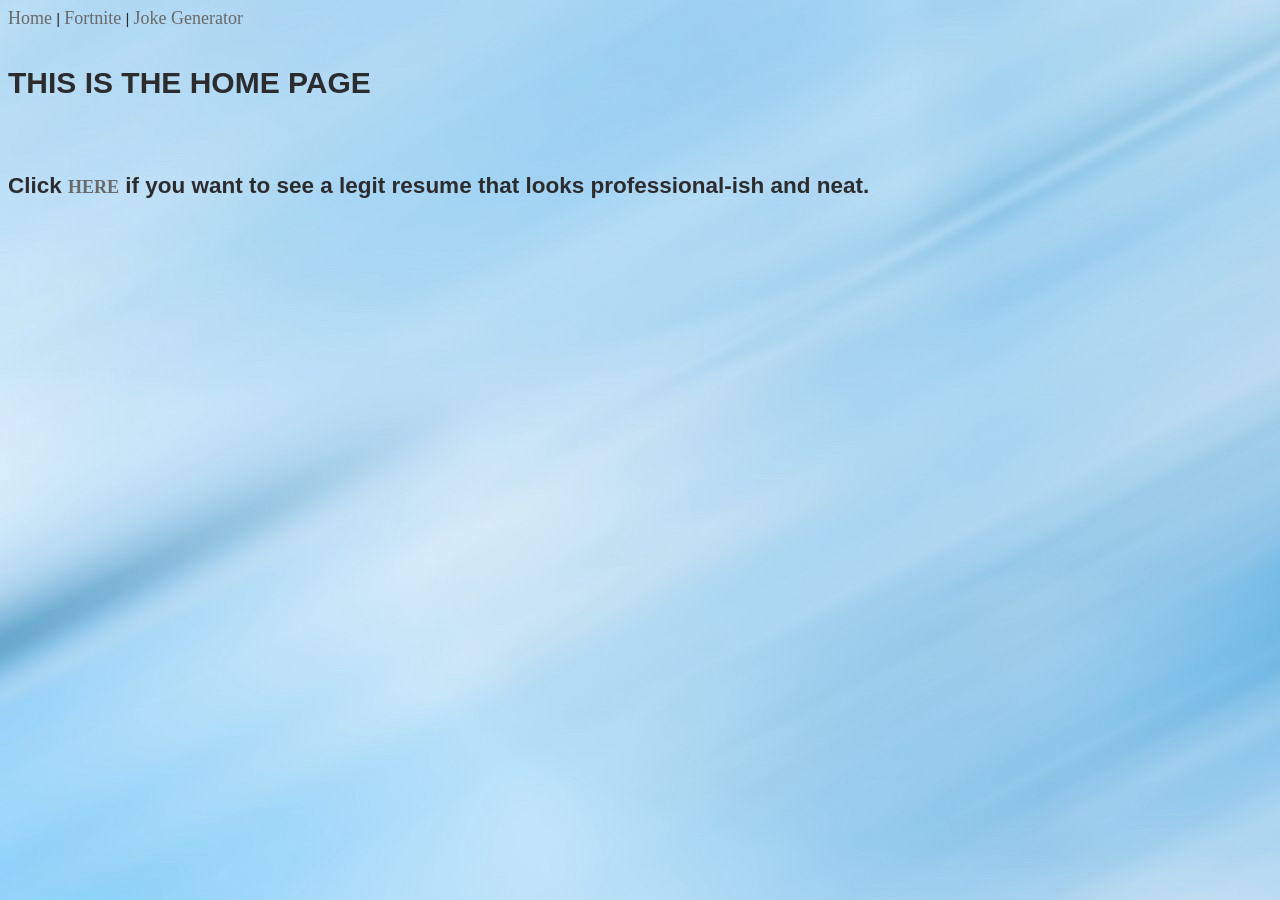
<file: index.html>
<!DOCTYPE html>
<html lang="en">
<head>
    <meta charset="UTF-8">
    <meta name="viewport" content="width=device-width, initial-scale=1.0">
    <title>Oscar's Home Page</title>
    <link rel="stylesheet" href="styles/styles.css">
</head>
<body background="images/Blue_Background.jpg">
            <a href="#">Home</a> |
            <a href="html/Fortnite.html">Fortnite</a> |
            <a href="html/joke_generator.html">Joke Generator</a><br> <br>

    <h1>THIS IS THE HOME PAGE</h1>
    <br>
    <br>
    <h2>Click
        <a href="resume-2-master/index.html">HERE</a>
        if you want to see a legit resume that looks professional-ish and neat.
    </h2>
</body>
</html>
</file>
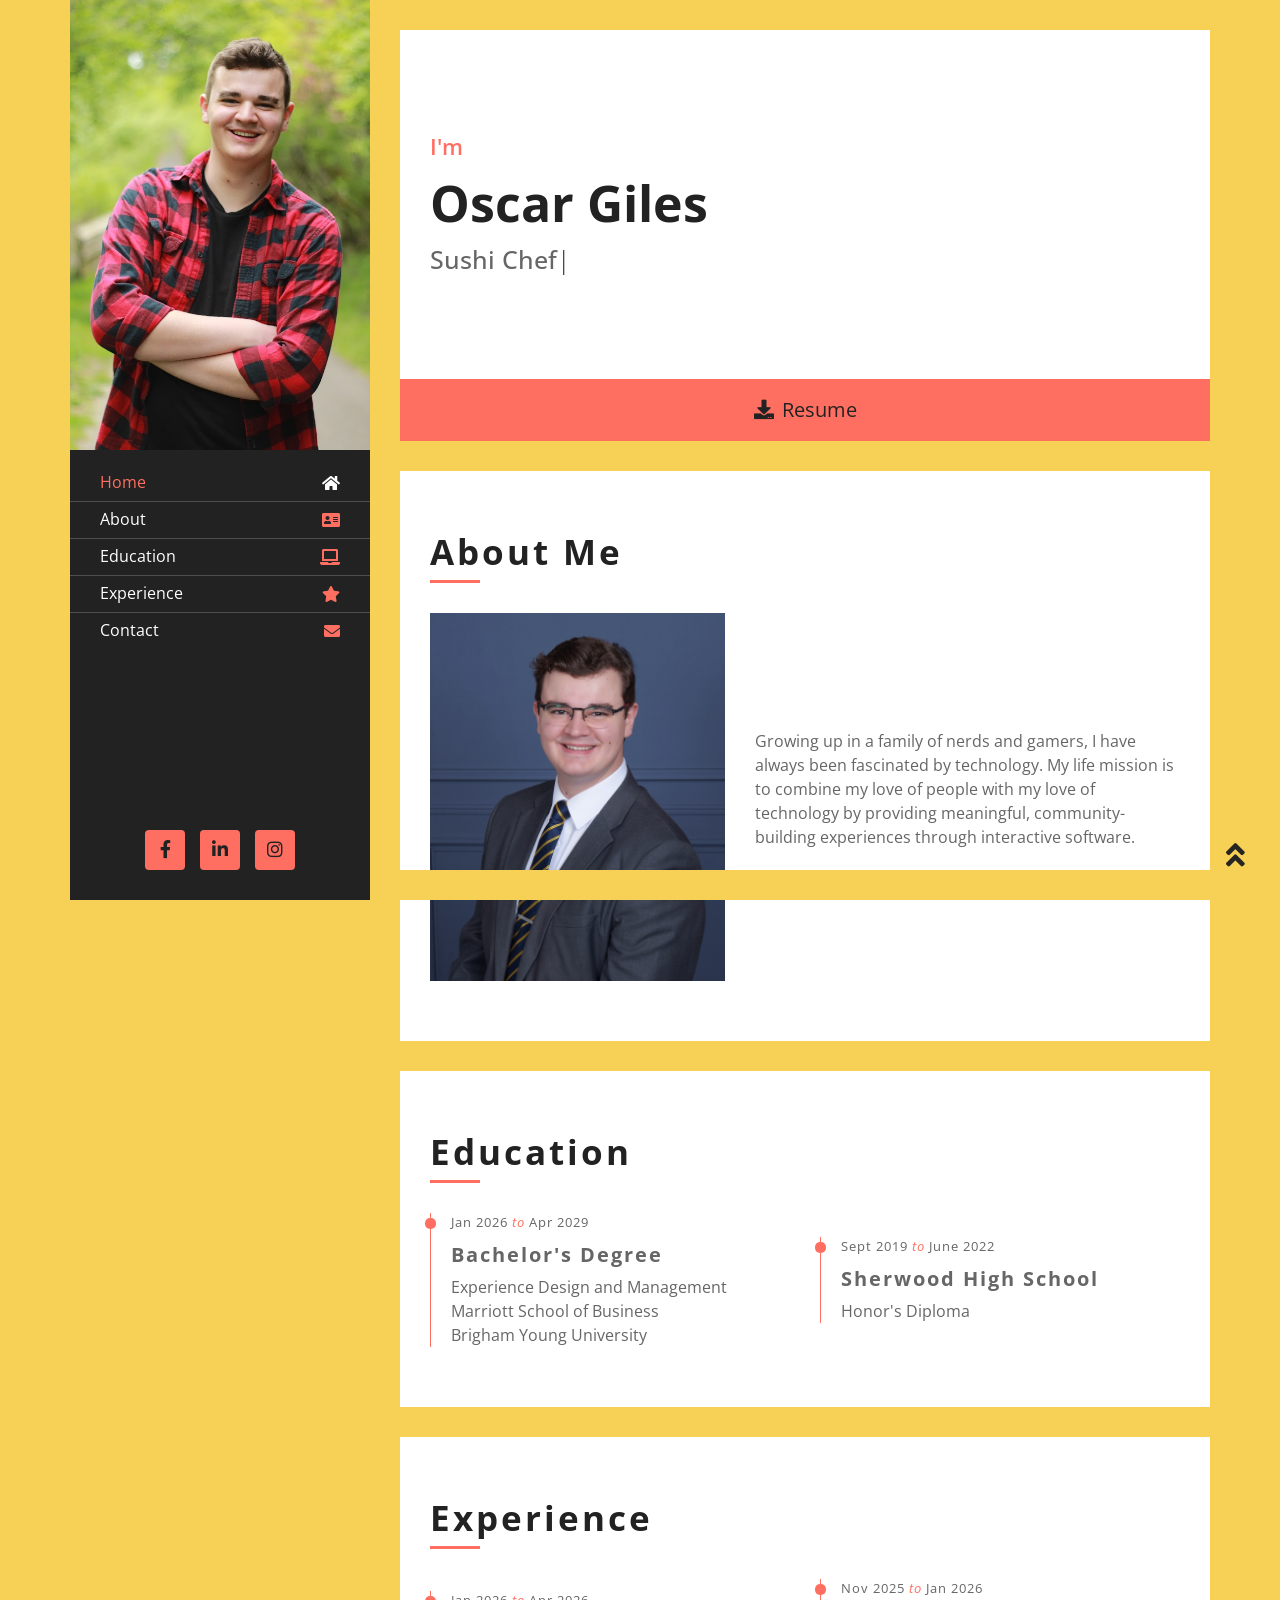
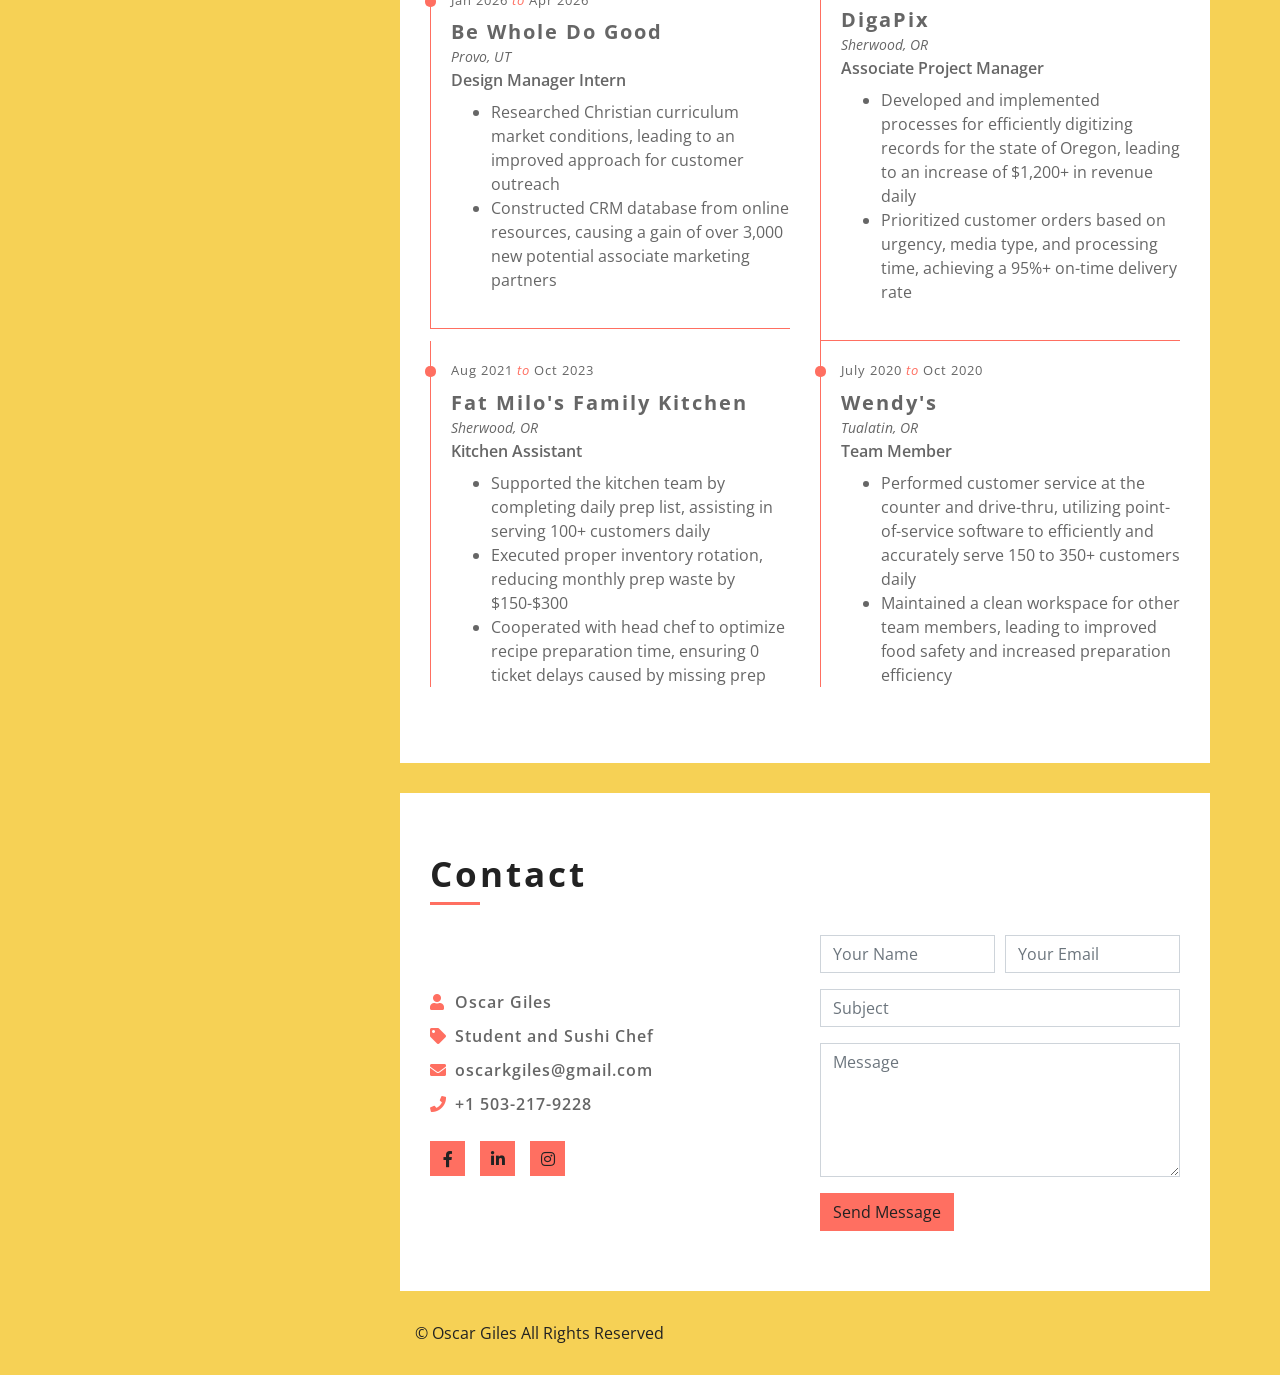
<file: resume-2-master/index.html>
<!DOCTYPE html>
<html lang="en">
    <head>
        <meta charset="utf-8">
        <title>Oscar Giles' Resume</title>
        <meta content="width=device-width, initial-scale=1.0" name="viewport">
        <meta content="Oscar Giles' Resume" name="keywords">
        <meta content="Oscar Giles' Resume" name="description">

        <!-- Favicon -->
        <link href="img/favicon.ico" rel="icon">

        <!-- Google Fonts -->
        <link href="https://fonts.googleapis.com/css2?family=Open+Sans:300;400;600;700;800&display=swap" rel="stylesheet">

        <!-- CSS Libraries -->
        <link href="https://stackpath.bootstrapcdn.com/bootstrap/4.4.1/css/bootstrap.min.css" rel="stylesheet">
        <link href="https://cdnjs.cloudflare.com/ajax/libs/font-awesome/5.10.0/css/all.min.css" rel="stylesheet">
        <link href="lib/slick/slick.css" rel="stylesheet">
        <link href="lib/slick/slick-theme.css" rel="stylesheet">
        <link href="lib/lightbox/css/lightbox.min.css" rel="stylesheet">

        <!-- Template Stylesheet -->
        <link href="css/style.css" rel="stylesheet">
    </head>

    <body data-spy="scroll" data-target=".navbar" data-offset="51">
        <div class="wrapper">
            <div class="sidebar">
                <div class="sidebar-header">
                    <img src="img/Oscar Giles - Profile 1.JPG" alt="Image">
                </div>
                <div class="sidebar-content">
                    <nav class="navbar navbar-expand-md bg-dark navbar-dark">
                        <a href="#" class="navbar-brand">Navigation</a>
                        <button type="button" class="navbar-toggler" data-toggle="collapse" data-target="#navbarCollapse">
                            <span class="navbar-toggler-icon"></span>
                        </button>
                        <div class="collapse navbar-collapse" id="navbarCollapse">
                            <ul class="nav navbar-nav">
                                <li class="nav-item">
                                    <a class="nav-link" href="#header">Home<i class="fa fa-home"></i></a>
                                </li>
                                <li class="nav-item">
                                    <a class="nav-link" href="#about">About<i class="fa fa-address-card"></i></a>
                                </li>
                                <li class="nav-item">
                                    <a class="nav-link" href="#education">Education<i class="fa fa-laptop"></i></a>

                                </li>
                                <li class="nav-item">
                                    <a class="nav-link" href="#experience">Experience<i class="fa fa-star"></i></a>
                                </li>
                                <li class="nav-item">
                                    <a class="nav-link" href="#contact">Contact<i class="fa fa-envelope"></i></a>
                                </li>
                            </ul>
                        </div>
                    </nav>
                </div>
                <div class="sidebar-footer">

                    <a class="btn" href="https://www.facebook.com/oscar.giles.1428/"><i class="fab fa-facebook-f"></i></a>
                    <a class="btn" href="https://www.linkedin.com/in/oscar-giles-811b68249/"><i class="fab fa-linkedin-in"></i></a>
                    <a class="btn" href="https://www.instagram.com/oyska.knight/"><i class="fab fa-instagram"></i></a>
                </div>
            </div>
            <div class="content">
                <!-- Header Start -->
                <div class="header" id="header">
                    <div class="content-inner">
                        <p>I'm</p>
                        <h1>Oscar Giles</h1>
                        <h2></h2>
                        <div class="typed-text">Sushi Chef, Associate Project Manager, Web Developer, Student, Party Planner</div>
                    </div>
                </div>
                <!-- Header End -->
                
                <!-- Large Button Start -->
                <div class="large-btn">
                    <div class="content-inner">
                        <a class="btn" href="img/Oscar Giles Resume (April).pdf"><i class="fa fa-download"></i>Resume</a>
                    
                    </div>
                </div>
                <!-- Large Button End -->
                
                <!-- About Start -->
                <div class="about" id="about">
                    <div class="content-inner">
                        <div class="content-header">
                            <h2>About Me</h2>
                        </div>
                        <div class="row align-items-center">
                            <div class="col-md-6 col-lg-5">
                                <img src="img/Oscar Mission Portrait Head Shot.jpg" alt="Image">
                            </div>
                            <div class="col-md-6 col-lg-7">
                                <p>
                                    Growing up in a family of nerds and gamers, I have always been fascinated by technology. My life mission is to combine my love of people with my love of technology by providing meaningful, community-building experiences through interactive software.
                                </p>
                                
                            </div>
                        </div>
                       
                    </div>
                </div>
                <!-- About End -->
                
                <!-- Education Start -->
                <div class="education" id="education">
                    <div class="content-inner">
                        <div class="content-header">
                            <h2>Education</h2>
                        </div>
                        <div class="row align-items-center">
                            
                            <div class="col-md-6">
                                <div class="edu-col">
                                    <span>Jan 2026 <i>to</i> Apr 2029</span>
                                    <h3>Bachelor's Degree</h3>
                                    <p>Experience Design and Management <br> Marriott School of Business <br> Brigham Young University</p>
                                </div>
                            </div>
                            <div class="col-md-6">
                                <div class="edu-col">
                                    <span>Sept 2019 <i>to</i> June 2022</span>
                                    <h3>Sherwood High School</h3>
                                    <p>Honor's Diploma</p>
                                </div>
                            </div>
                        </div>
                    </div>
                </div>
                <!-- Education Start -->
                
                <!-- Experience Start -->
                <div class="experience" id="experience">
                    <div class="content-inner">
                        <div class="content-header">
                            <h2>Experience</h2>
                        </div>
                        <div class="row align-items-center"> 
                            <div class="col-md-6">
                                <div class="exp-col">
                                    <span>Jan 2026 <i>to</i> Apr 2026</span>
                                    <h3>Be Whole Do Good</h3>
                                    <h4>Provo, UT</h4>
                                    <h5>Design Manager Intern</h5>
                                    <p> 
                                        <ul>
                                            <li>Researched Christian curriculum market conditions, leading to an improved approach for customer outreach</li>
                                            <li>Constructed CRM database from online resources, causing a gain of over 3,000 new potential associate marketing partners</li>
                                        </ul>
                                    </p>

                                </div>
                            </div>
                            <div class="col-md-6">
                                <div class="exp-col">
                                    <span>Nov 2025 <i>to</i> Jan 2026</span>
                                    <h3>DigaPix</h3>
                                    <h4>Sherwood, OR</h4>
                                    <h5>Associate Project Manager</h5>
                                    <p><ul>
                                            <li>Developed and implemented processes for efficiently digitizing records for the state of Oregon, leading to an increase of $1,200+ in revenue daily</li>
                                            <li>Prioritized customer orders based on urgency, media type, and processing time, achieving a 95%+ on-time delivery rate</li>
                                    </ul>
                                    </p>
                                </div>
                            </div>
                            <div class="col-md-6">
                                <div class="exp-col">
                                    <span>Aug 2021 <i>to</i> Oct 2023</span>
                                    <h3>Fat Milo's Family Kitchen</h3>
                                    <h4>Sherwood, OR</h4>
                                    <h5>Kitchen Assistant</h5>
                                    <p>
                                        <ul>
                                            <li>Supported the kitchen team by completing daily prep list, assisting in serving 100+ customers daily</li>
                                            <li>Executed proper inventory rotation, reducing monthly prep waste by $150-$300</li>
                                            <li>Cooperated with head chef to optimize recipe preparation time, ensuring 0 ticket delays caused by missing prep</li>
                                        </ul>
                                    </p>
                                </div>
                            </div>
                            <div class="col-md-6">
                                <div class="exp-col">
                                    <span>July 2020 <i>to</i> Oct 2020</span>
                                    <h3>Wendy's</h3>
                                    <h4>Tualatin, OR</h4>
                                    <h5>Team Member</h5>
                                    <p>
                                        <ul>
                                            <li>Performed customer service at the counter and drive-thru, utilizing point-of-service software to efficiently and accurately serve 150 to 350+ customers daily</li>
                                            <li>Maintained a clean workspace for other team members, leading to improved food safety and increased preparation efficiency</li>
                                        </ul>
                                    </p>

                                    </div>
                            </div>
                           
                        </div>
                    </div>
                </div>
                <!-- Experience Start -->
                
          
                
                <!-- Contact Start -->
                <div class="contact" id="contact">
                    <div class="content-inner">
                        <div class="content-header">
                            <h2>Contact</h2>
                        </div>
                        <div class="row align-items-center">
                            <div class="col-md-6">
                                <div class="contact-info">
                                    <p><i class="fa fa-user"></i>Oscar Giles</p>
                                    <p><i class="fa fa-tag"></i>Student and Sushi Chef</p>
                                    <p><i class="fa fa-envelope"></i><a href="oscarkgiles@gmail.com">oscarkgiles@gmail.com</a></p>
                                    <p><i class="fa fa-phone"></i><a href="tel:+1 5032179228">+1 503-217-9228</a></p>
                                    <div class="social">
                                        <a class="btn" href="https://www.facebook.com/oscar.giles.1428/"><i class="fab fa-facebook-f"></i></a>
                                        <a class="btn" href="https://www.linkedin.com/in/oscar-giles-811b68249/"><i class="fab fa-linkedin-in"></i></a>
                                        <a class="btn" href="https://www.instagram.com/oyska.knight/"><i class="fab fa-instagram"></i></a>
                                    </div>
                                </div>
                            </div>
                            <div class="col-md-6">
                                <div class="form">
                                    <form>
                                        <div class="form-row">
                                            <div class="form-group col-md-6">
                                                <input type="text" class="form-control" placeholder="Your Name" />
                                            </div>
                                            <div class="form-group col-md-6">
                                                <input type="email" class="form-control" placeholder="Your Email" />
                                            </div>
                                        </div>
                                        <div class="form-group">
                                            <input type="text" class="form-control" placeholder="Subject" />
                                        </div>
                                        <div class="form-group">
                                            <textarea class="form-control" rows="5" placeholder="Message"></textarea>
                                        </div>
                                        <div><button class="btn" type="submit">Send Message</button></div>
                                    </form>
                                </div>
                            </div>
                        </div>
                    </div>
                </div>
                <!-- Contact End -->
                
                <!-- Footer Start -->
                <div class="footer">
                    <div class="content-inner">
                        <div class="row align-items-center">
                                <p>&copy Oscar Giles All Rights Reserved</p>
                        </div>
                    </div>
                </div>
                <!-- Footer Start -->
            </div>
        </div>
        
        <!-- Back to Top -->
        <a href="#" class="back-to-top"><i class="fa fa-angle-double-up"></i></a>
        
        <!-- JavaScript Libraries -->
        <script src="https://code.jquery.com/jquery-3.4.1.min.js"></script>
        <script src="https://stackpath.bootstrapcdn.com/bootstrap/4.4.1/js/bootstrap.bundle.min.js"></script>
        <script src="lib/easing/easing.min.js"></script>
        <script src="lib/slick/slick.min.js"></script>
        <script src="lib/typed/typed.min.js"></script>
        <script src="lib/waypoints/waypoints.min.js"></script>
        <script src="lib/isotope/isotope.pkgd.min.js"></script>
        <script src="lib/lightbox/js/lightbox.min.js"></script>
        
        <!-- Template Javascript -->
        <script src="js/main.js"></script>
    </body>
</html>
</file>
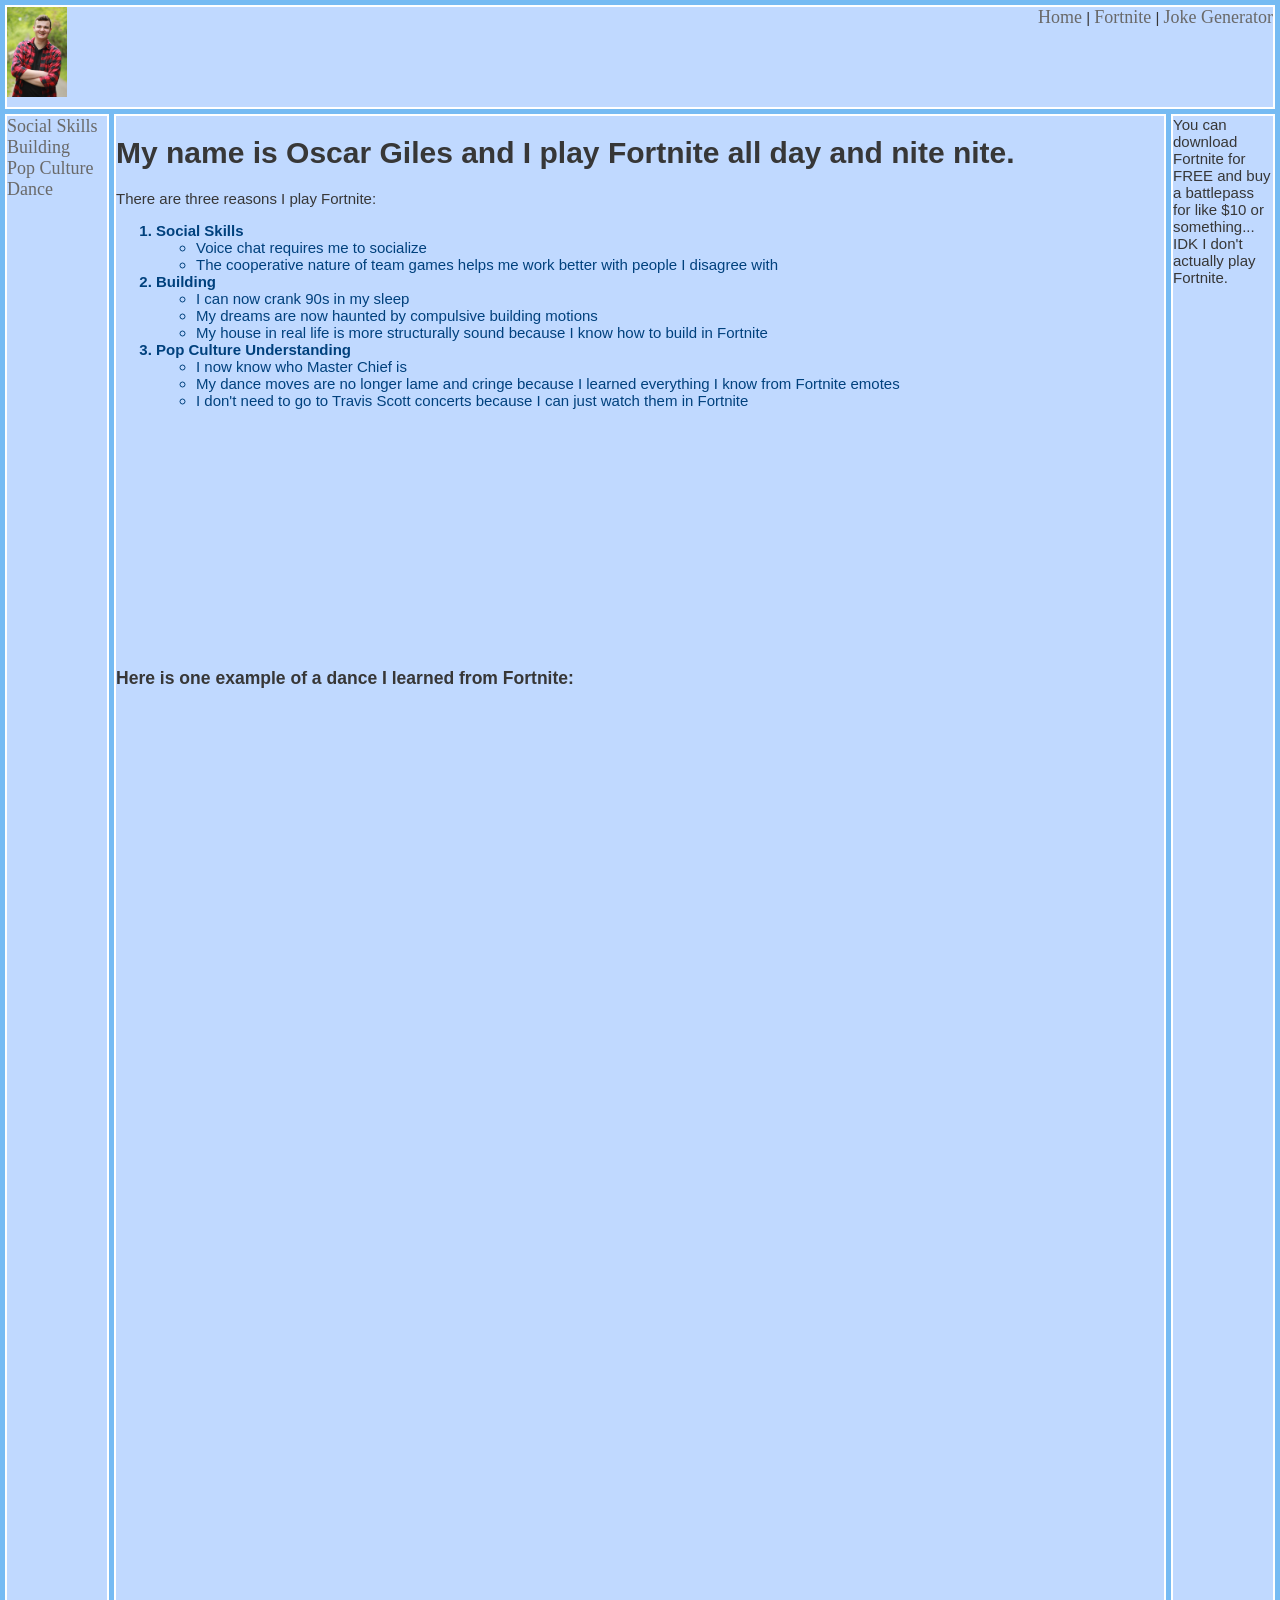
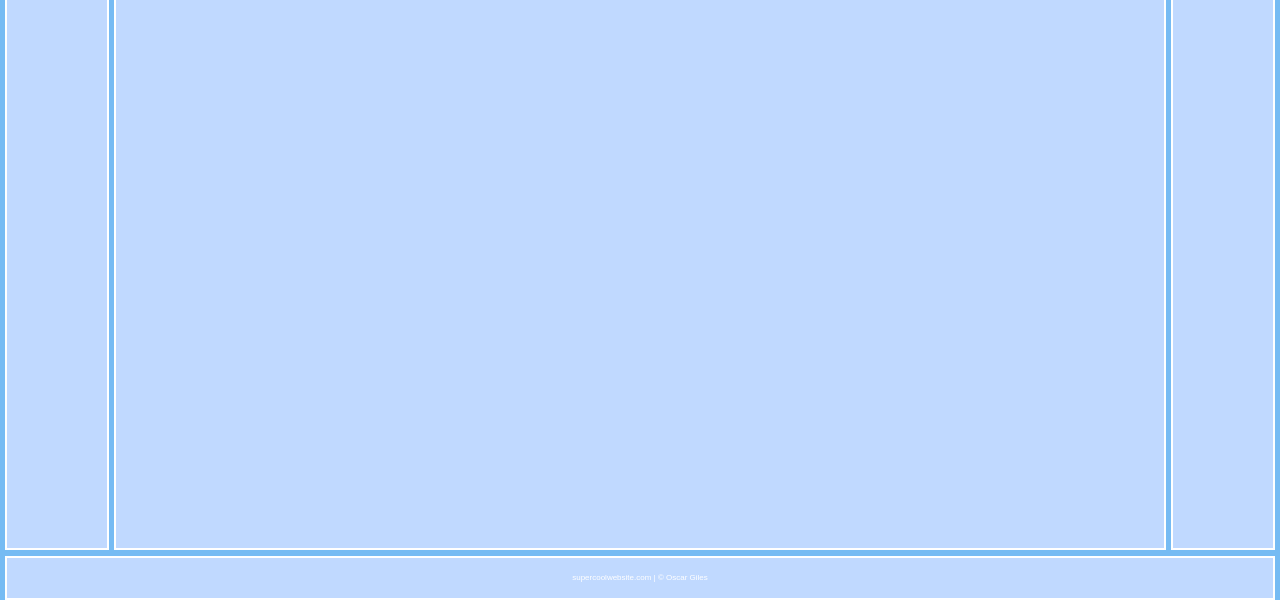
<file: html/Fortnite.html>
<!--Oscar Giles
Section 006
04-15-2026-->

<!DOCTYPE html>
<html lang="en">
<head>
    <meta charset="UTF-8">
    <meta name="viewport" content="width=device-width, initial-scale=1.0">
    <title>Oscar's Fortnite Website</title>
    <link rel="stylesheet" href="../styles/styles.css">
    <link rel="stylesheet" href="../styles/layoutstyles.css">
</head>
<body>
    <div class="common header"> 
        <img src="../images/Oscar_Giles_Profile.JPG" alt="Oscar Giles" width="60">
        <span class="subheader">
            <a href="../index.html">Home</a> |
            <a href="#">Fortnite</a> |
            <a href="joke_generator.html">Joke Generator</a>
        </span>

    </div>
    <div class="common leftmenu">
    <a href="#edu">Social Skills</a> <br>
    <a href="#exp">Building</a> <br>
    <a href="#ski">Pop Culture</a> <br>
    <a href="#fort">Dance</a> <br>
    </div>
    <div class="common mainbody">
 <h1>My name is Oscar Giles and I play Fortnite all day and nite nite.</h1>

    <p>There are three reasons I play Fortnite:</p>

    
        <ol>
            <li id="edu" class="bold">Social Skills</li>
                <ul>
                    <li>Voice chat requires me to socialize</li>
                    <li>The cooperative nature of team games helps me work better with people I disagree with</li>
                </ul>
            
            <li id="exp" class="bold">Building</li>
                <ul>
                    <li>I can now crank 90s in my sleep</li>
                    <li>My dreams are now haunted by compulsive building motions</li>
                    <li>My house in real life is more structurally sound because I know how to build in Fortnite</li>
                </ul>

            <li id="ski" class="bold">Pop Culture Understanding</li>
                <ul>
                    <li>I now know who Master Chief is</li>
                    <li>My dance moves are no longer lame and cringe because I learned everything I know from Fortnite emotes</li>
                    <li>I don't need to go to Travis Scott concerts because I can just watch them in Fortnite</li>
                </ul>

        </ol><br><br>
                <p>&nbsp;</p>
                <p>&nbsp;</p>
                <p>&nbsp;</p>
                <div class='tableauPlaceholder' id='viz1776752699951' style='position: relative'><noscript><a href='#'><img alt='Dashboard 1 ' src='https:&#47;&#47;public.tableau.com&#47;static&#47;images&#47;5H&#47;5HF66WXHX&#47;1_rss.png' style='border: none' /></a></noscript><object class='tableauViz'  style='display:none;'><param name='host_url' value='https%3A%2F%2Fpublic.tableau.com%2F' /> <param name='embed_code_version' value='3' /> <param name='path' value='shared&#47;5HF66WXHX' /> <param name='toolbar' value='yes' /><param name='static_image' value='https:&#47;&#47;public.tableau.com&#47;static&#47;images&#47;5H&#47;5HF66WXHX&#47;1.png' /> <param name='animate_transition' value='yes' /><param name='display_static_image' value='yes' /><param name='display_spinner' value='yes' /><param name='display_overlay' value='yes' /><param name='display_count' value='yes' /><param name='language' value='en-US' /></object></div>                <script type='text/javascript'>                    var divElement = document.getElementById('viz1776752699951');                    var vizElement = divElement.getElementsByTagName('object')[0];                    vizElement.style.width='1250px';vizElement.style.height='827px';                    var scriptElement = document.createElement('script');                    scriptElement.src = 'https://public.tableau.com/javascripts/api/viz_v1.js';                    vizElement.parentNode.insertBefore(scriptElement, vizElement);                </script>
                <p>&nbsp;</p>
                <p>&nbsp;</p>
                <p>&nbsp;</p>
        <h3 id="fort">Here is one example of a dance I learned from Fortnite:</h3><br>
        <iframe width="560" height="315" src="https://www.youtube.com/embed/6dck03SrEmM?si=zznwtgnboW6SJMqx" title="YouTube video player" frameborder="0" allow="accelerometer; autoplay; clipboard-write; encrypted-media; gyroscope; picture-in-picture; web-share" referrerpolicy="strict-origin-when-cross-origin" allowfullscreen></iframe>
                <p>&nbsp;</p>
                <p>&nbsp;</p>
                <p>&nbsp;</p>
    </div>
    <div class="common rightmenu">You can download Fortnite for FREE and buy a battlepass for like $10 or something... IDK I don't actually play Fortnite.</div>
    <div class="common footer"> supercoolwebsite.com | &copy; Oscar Giles</div>



   
    
   
</body>
</html>
</file>
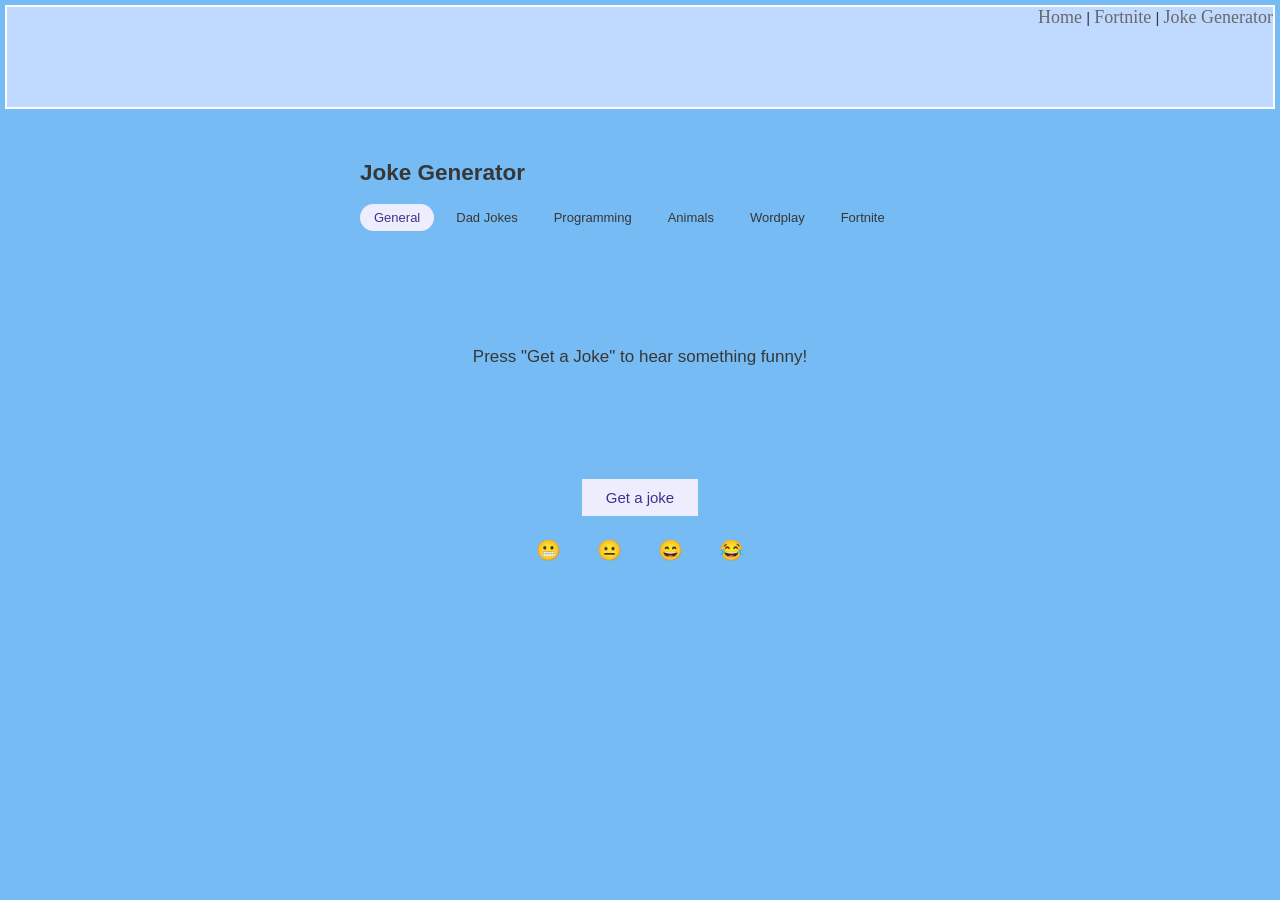
<file: html/joke_generator.html>
<!DOCTYPE html>
<html lang="en">
<head>
  <meta charset="UTF-8">
  <meta name="viewport" content="width=device-width, initial-scale=1.0">
  <title>Joke Generator</title>

    <link rel="stylesheet" href="../styles/styles.css">
    <link rel="stylesheet" href="../styles/layoutstyles.css">
</head>
<body>
    <div class="common header"> 
        <span class="subheader">
            <a href="../index.html">Home</a> |
            <a href="Fortnite.html">Fortnite</a> |
            <a href="joke_generator.html">Joke Generator</a>
        </span>

<body>
  <br>
  <br>
  <br>
  <br>
  <br>
  <br>
  


<style>
  #joke-app { padding: 2rem 1rem; max-width: 560px; margin: 0 auto; }
  #category-bar { display: flex; gap: 8px; flex-wrap: wrap; margin-bottom: 1.5rem; }
  .cat-btn { padding: 6px 14px; border-radius: 999px; border: 0.5px solid var(--color-border-secondary); background: transparent; font-size: 13px; cursor: pointer; color: var(--color-text-secondary); transition: all 0.15s; }
  .cat-btn:hover { background: var(--color-background-secondary); }
  .cat-btn.active { background: #EEEDFE; border-color: #AFA9EC; color: #3C3489; }
  #joke-card { background: var(--color-background-primary); border: 0.5px solid var(--color-border-tertiary); border-radius: var(--border-radius-lg); padding: 2rem 1.5rem; min-height: 140px; display: flex; flex-direction: column; justify-content: center; align-items: center; text-align: center; margin-bottom: 1.25rem; position: relative; }
  #joke-text { font-size: 17px; line-height: 1.7; color: var(--color-text-primary); margin: 0; }
  #punchline { font-size: 16px; color: #3C3489; font-weight: 500; margin-top: 1rem; display: none; }
  #loading-text { font-size: 15px; color: var(--color-text-secondary); display: none; }
  #btn-row { display: flex; gap: 10px; justify-content: center; }
  .main-btn { padding: 10px 24px; border-radius: var(--border-radius-md); border: 0.5px solid var(--color-border-secondary); background: transparent; font-size: 15px; cursor: pointer; color: var(--color-text-primary); transition: all 0.15s; }
  .main-btn:hover { background: var(--color-background-secondary); }
  .main-btn:active { transform: scale(0.98); }
  .main-btn.primary { background: #EEEDFE; border-color: #AFA9EC; color: #3C3489; font-weight: 500; }
  .main-btn.primary:hover { background: #CECBF6; }
  #reveal-btn { display: none; }
  #rating-row { display: flex; gap: 8px; justify-content: center; margin-top: 1rem; }
  .rate-btn { padding: 6px 14px; border-radius: 999px; border: 0.5px solid var(--color-border-tertiary); background: transparent; font-size: 20px; cursor: pointer; transition: transform 0.1s; }
  .rate-btn:hover { transform: scale(1.25); }
  #rating-msg { font-size: 13px; color: var(--color-text-secondary); text-align: center; margin-top: 6px; min-height: 18px; }
</style>

<div id="joke-app">
  <h2>Joke Generator</h2>
  <div id="category-bar">
    <button class="cat-btn active" data-cat="general">General</button>
    <button class="cat-btn" data-cat="dad">Dad Jokes</button>
    <button class="cat-btn" data-cat="programming">Programming</button>
    <button class="cat-btn" data-cat="animal">Animals</button>
    <button class="cat-btn" data-cat="wordplay">Wordplay</button>
    <button class="cat-btn" data-cat="fortnite">Fortnite</button>
  </div>

  <div id="joke-card">
    <p id="loading-text">Thinking of something funny...</p>
    <p id="joke-text">Press "Get a Joke" to hear something funny!</p>
    <p id="punchline"></p>
  </div>

  <div id="btn-row">
    <button class="main-btn primary" id="get-btn" onclick="getJoke()">Get a joke</button>
    <button class="main-btn" id="reveal-btn" onclick="reveal()">Reveal punchline</button>
  </div>

  <div id="rating-row">
    <button class="rate-btn" onclick="rate('terrible')">😬</button>
    <button class="rate-btn" onclick="rate('meh')">😐</button>
    <button class="rate-btn" onclick="rate('funny')">😄</button>
    <button class="rate-btn" onclick="rate('hilarious')">😂</button>
  </div>
  <div id="rating-msg"></div>
</div>

<script>
const categories = document.querySelectorAll('.cat-btn');
let currentCat = 'general';
let currentSetup = '';
let waitingForReveal = false;

categories.forEach(btn => {
  btn.addEventListener('click', () => {
    categories.forEach(b => b.classList.remove('active'));
    btn.classList.add('active');
    currentCat = btn.dataset.cat;
  });
});

const jokes = {
  general: [
    { setup: "Why can't you give Elsa a balloon?", punchline: "She'll let it go." },
    { setup: "What do you call a factory that makes okay products?", punchline: "A satisfactory." },
    { setup: "Why don't scientists trust atoms?", punchline: "Because they make up everything!" },
    { setup: "I told my wife she was drawing her eyebrows too high.", punchline: "She looked surprised." },
    { setup: "What do you call cheese that isn't yours?", punchline: "Nacho cheese!" },
    { setup: "Why can't a nose be 12 inches long?", punchline: "Because then it would be a foot." },
    { setup: "What's the best thing about Switzerland?", punchline: "I don't know, but the flag is a big plus." },
  ],
  dad: [
    { setup: "I'm reading a book about anti-gravity.", punchline: "It's impossible to put down." },
    { setup: "Why do fathers take an extra pair of socks when they go golfing?", punchline: "In case they get a hole in one!" },
    { setup: "I used to hate facial hair...", punchline: "But then it grew on me." },
    { setup: "What did the ocean say to the beach?", punchline: "Nothing, it just waved." },
    { setup: "I ordered a chicken and an egg online.", punchline: "I'll let you know which comes first." },
  ],
  programming: [
    { setup: "Why do programmers prefer dark mode?", punchline: "Because light attracts bugs!" },
    { setup: "A SQL query walks into a bar, walks up to two tables and asks...", punchline: '"Can I join you?"' },
    { setup: "Why did the developer go broke?", punchline: "Because he used up all his cache." },
    { setup: "What's a programmer's favorite hangout spot?", punchline: "Foo Bar." },
    { setup: "How do you comfort a JavaScript bug?", punchline: "You console it." },
  ],
  animal: [
    { setup: "What do you call a sleeping dinosaur?", punchline: "A dino-snore!" },
    { setup: "What do you call a fish without eyes?", punchline: "A fsh." },
    { setup: "Why do cows wear bells?", punchline: "Because their horns don't work!" },
    { setup: "What do you call a bear with no teeth?", punchline: "A gummy bear!" },
    { setup: "How do you organize a space party?", punchline: "You planet." },
  ],
  wordplay: [
    { setup: "I'm on a seafood diet.", punchline: "I see food and I eat it." },
    { setup: "Time flies like an arrow.", punchline: "Fruit flies like a banana." },
    { setup: "Why did the scarecrow win an award?", punchline: "Because he was outstanding in his field!" },
    { setup: "What do you call a fake noodle?", punchline: "An impasta." },
    { setup: "I stayed up all night wondering where the sun went.", punchline: "Then it dawned on me." },
  ],
  fortnite: [
    { setup: "Why did the llama cross the map?", punchline: "To get to the loot on the other side!"},
    { setup: "What type of dinosaur likes to play Fortnite?", punchline: "A flossoraptor!"},
    { setup: "Why do skeletons think Fortnite is boring?", punchline: "They have no skins!"},
    { setup: "What Fortnite game mode do cows like to play?", punchline: "Cattle Royale!"} ,
    { setup: "Did you hear about the sequel to Fortnite?", punchline: "I hear they're gonna call it... MONTH!"}

  ]
};

let usedJokes = {};

function getJoke() {
  const pool = jokes[currentCat];
  if (!usedJokes[currentCat]) usedJokes[currentCat] = new Set();
  const used = usedJokes[currentCat];

  if (used.size >= pool.length) used.clear();

  let idx;
  do { idx = Math.floor(Math.random() * pool.length); } while (used.has(idx));
  used.add(idx);

  const joke = pool[idx];
  currentSetup = joke.setup;

  document.getElementById('joke-text').textContent = joke.setup;
  document.getElementById('punchline').textContent = joke.punchline;
  document.getElementById('punchline').style.display = 'none';
  document.getElementById('rating-row').style.display = 'none';
  document.getElementById('rating-msg').textContent = '';
  document.getElementById('reveal-btn').style.display = 'inline-block';
  waitingForReveal = true;
}

function reveal() {
  document.getElementById('punchline').style.display = 'block';
  document.getElementById('reveal-btn').style.display = 'none';
  document.getElementById('rating-row').style.display = 'flex';
  waitingForReveal = false;
}

const ratingMessages = {
  terrible: ["Yikes, back to comedy school!", "My circuits are ashamed.", "Even I cringed."],
  meh: ["A solid 'meh'. Respectable.", "Somewhere between funny and not.", "The crowd is... unmoved."],
  funny: ["Ha! I'll take it.", "A genuine chuckle. Nice.", "Comedy: achieved."],
  hilarious: ["Stop, you're making me overheat!", "Peak comedy. Legendary.", "Standing ovation from the algorithm!"]
};

function rate(level) {
  const msgs = ratingMessages[level];
  document.getElementById('rating-msg').textContent = msgs[Math.floor(Math.random() * msgs.length)];
}
</script>

</body>
</html>
</file>
<file: styles/styles.css>
body {font-family: Arial, Helvetica, sans-serif;
font-size: 15px;
color: rgb(44, 44, 47);
background-color: indigo;
}
ol{font-family: 'Trebuchet MS', 'Lucida Sans Unicode', 'Lucida Grande', 'Lucida Sans', Arial, sans-serif

font-size 20px;
color: rgb(0, 65, 125);
}
a{font-family: Cambria, Cochin, Georgia, Times, 'Times New Roman', serif;
font-size: large;
color: dimgrey;
text-decoration: none;
}
a:hover {text-decoration: underline;
}
a:visited {color: blue;}
.bold {font-weight: bold;
}

.box1 {border-width: 2px;
border-style: solid;
padding: 2px;
margin: 38px;
}
</file>
<file: resume-2-master/css/style.css>
/**********************************/
/********** General CSS ***********/
/**********************************/
body {
    color: #666666;
    background: #F6D155;
    font-family: 'Open Sans', sans-serif;
}

a {
    color: #222222;
    transition: all .3s;
}

a:hover,
a:active,
a:focus {
    color: #FF6F61;
    outline: none;
    text-decoration: none;
}

.btn:focus {
    box-shadow: none;
}


/**********************************/
/****** Layout with Sidebar *******/
/**********************************/
.wrapper {
    position: relative;
    margin: 0 auto;
    width: 100%;
    max-width: 1140px;
}

.wrapper .sidebar {
    position: relative;
    width: 100%;
    float: left;
    background: #222222;
}

.wrapper .content {
    position: relative;
    width: 100%;
    padding: 15px;
    float: left;
    background: #F6D155;
}

.wrapper .sidebar-header,
.wrapper .sidebar-footer {
    display: none;
}

.navbar {
    padding: 15px;
    background: #222222 !important;
}

.navbar-expand-md .navbar-nav .nav-item {
    width: 100%;
    border-top: 1px solid rgba(255, 255, 255, .2);
}

.navbar-expand-md .navbar-nav .nav-item:first-child{
    border-top: none;
}

.navbar-expand-md .navbar-nav .nav-link {
    color: #ffffff;
    padding: 5px 15px 7px 15px;
    transition: all .3s;
}

.navbar-expand-md .navbar-nav .nav-link i {
    color: #FF6F61;
    float: right;
    padding-top: 5px;
    transition: all .3s;
}

.navbar-expand-md .navbar-nav .nav-link:hover,
.navbar-expand-md .navbar-nav .nav-link.active {
    color: #FF6F61;
}

.navbar-expand-md .navbar-nav .nav-link:hover i,
.navbar-expand-md .navbar-nav .nav-link.active i{
    color: #ffffff;
}


.wrapper .sidebar,
.wrapper .content {
    -webkit-transition: margin 200ms ease-out;
    -moz-transition: margin 200ms ease-out;
    -o-transition: margin 200ms ease-out;
    transition: margin 200ms ease-out;
}

@media (min-width: 768px) {
    .wrapper .content {
        padding: 30px 0px 30px 30px;
    }
    
    .wrapper .content::before,
    .wrapper .content::after {
        position: fixed;
        content: "";
        width: 100%;
        height: 30px;
        background: #F6D155;
        z-index: 1;
    }
    
    .wrapper .content::before {
        top: 0;
    }
    
    .wrapper .content::after {
        bottom: 0;
    }
    
    .wrapper .sidebar {
        position: fixed;
        width: 300px;
        height: 100%;
        margin-left: -250px;
        float: left;
        overflow: auto;
        scrollbar-width: thin;
        scrollbar-color: gray;
        z-index: 2;
    }

    .wrapper .sidebar:hover {
        margin-left: 0px;
    }
    
    .wrapper .content {
        position: relative;
        width: calc(100% - 50px);
        margin-left: 50px;
        float: right;
    }
    
    .wrapper .sidebar:hover  .sidebar-header {
        position: relative;
        display: block;
        width: 100%;
    }

    .wrapper .sidebar .sidebar-header img {
        width: 100%;
        height: auto;
    }
    
    .navbar-brand {
        display: none;
    }
    
    .navbar {
        padding: 15px 0;
        flex-direction: column;
    }
    
    .wrapper .sidebar:hover .navbar-expand-md .navbar-nav .nav-link {
        padding: 5px 30px 7px 30px;
    }
    
    .wrapper .sidebar::-webkit-scrollbar {
        width: 7px;
    }

    .wrapper .sidebar::-webkit-scrollbar-track {
        -webkit-box-shadow: inset 0 0 6px rgba(0,0,0,0.1);
    }

    .wrapper .sidebar::-webkit-scrollbar-thumb {
        background-color: darkgrey;
        outline: 1px solid slategrey;
        border-radius: 7px
    }
    
    .navbar-brand {
        display: none;
    }
    
    .sidebar .sidebar-footer {
        width: 300px;
        position: fixed;
        bottom: 0;
        padding: 15px;
        font-size: 0;
        text-align: center;
        background: #222222;
    }
    
    .sidebar .sidebar-footer a {
        display: inline-block;
        width: 40px;
        height: 40px;
        padding: 5px 0;
        margin: 0 15px 15px 0;
        text-align: center;
        font-size: 18px;
        color: #222222;
        background: #FF6F61;
    }
    
    .sidebar .sidebar-footer a:last-child {
        margin-right: 0;
    }
    
    .sidebar .sidebar-footer a:hover {
        color: #FF6F61;
        background: #ffffff;
    }
    
    .sidebar:hover .sidebar-footer {
        display: block;
    }
}

@media (min-width: 992px) {
    .wrapper .sidebar {
        margin: 0;
    }

    .wrapper .content {
        width: calc(100% - 300px);
        margin-left: 300px;
    }

    .sidebar .sidebar-header {
        position: relative;
        display: block;
        width: 100%;
    }
    
    .navbar-expand-md .navbar-nav .nav-link {
        padding: 5px 30px 7px 30px;
    }
    
    .sidebar .sidebar-footer {
        display: block;
    }
}

@media (max-width: 1140px) {
    .wrapper .content {
        padding: 30px;
    }
}

@media (max-width: 576px) {
    .wrapper .content {
        padding: 15px;
    }
}


/**********************************/
/******** Back to Top CSS *********/
/**********************************/
.back-to-top {
    position: fixed;
    display: none;
    width: 30px;
    height: 30px;
    text-align: center;
    line-height: 1;
    font-size: 30px;
    right: 30px;
    bottom: 30px;
    transition: background 0.5s;
    z-index: 11;
}

.back-to-top i {
    color: #222222;
}

.back-to-top i:hover {
    color: #FF6F61;
}

.back-to-top {
    -webkit-animation: action 1s infinite  alternate;
    animation: action 1s infinite  alternate;
}

@-webkit-keyframes action {
    0% { transform: translateY(0); }
    100% { transform: translateY(-15px); }
}

@keyframes action {
    0% { transform: translateY(0); }
    100% { transform: translateY(-15px); }
}


/**********************************/
/*********** Header CSS ***********/
/**********************************/
.header {
    position: relative;
    background: #ffffff;
}

.header .content-inner {
    padding: 100px 30px;

}

.header p {
    color: #FF6F61;
    font-size: 22px;
    font-weight: 600;
    margin-bottom: 10px;
}

.header h1 {
    color: #222222;
    font-size: 50px;
    font-weight: 700;
}

.header h2 {
    display: inline-block;
    margin: 0;
    height: 25px;
    font-size: 25px;
}

.header .typed-text {
    display: none;
}

.header .typed-cursor {
    font-size: 25px;
    font-weight: 300;
    color: #222222;
}

.large-btn .content-inner {
    font-size: 0;
    border-bottom: 30px solid #F6D155;
}

.large-btn .btn {
    position: relative;
    width: 100%;
    padding: 15px 0;
    color: #FF6F61;
    font-size: 20px;
    background: #222222;
    border-radius: 0;
}

.large-btn .btn:last-child {
    color: #222222;
    background: #FF6F61;
}

.large-btn .btn i {
    margin-right: 8px;
}

.large-btn .btn::after {
    position: absolute;
    content: "";
    width: 0;
    height: 100%;
    top: 0;
    left: 0;
    transition: all .3s;
}

.large-btn .btn:hover::after {
    width: 100%;
    background: rgba(255, 255, 255, .1);
}


/**********************************/
/******* Content Header CSS *******/
/**********************************/
.content-header {
    position: relative;
    width: 100%;
    margin-bottom: 30px;
    padding-bottom: 10px;
}

.content-header h2 {
    color: #222222;
    font-size: 35px;
    font-weight: 700;
    letter-spacing: 3px;
    margin: 0;
}

.content-header::after {
    content: '';
    position: absolute;
    display: block;
    width: 50px;
    height: 3px;
    bottom: 0;
    left: 0;
    background: #FF6F61;
}


/**********************************/
/*********** About CSS ************/
/**********************************/
.about {
    position: relative;
    padding: 60px 30px;
    background: #ffffff;
    border-bottom: 30px solid #F6D155;
}


.about img {
    width: 100%;
    height: auto;
}

@media(max-width: 767.98px) {
    .about img {
        margin-bottom: 15px;
    }
}

.about .btn {
    border-radius: 0;
    color: #222222;
    background: #FF6F61;
    transition: all .3s;
}

.about .btn:hover {
    color: #FF6F61;
    background: #222222;
}

.about .skills {
    padding-top: 15px;
}

.about .skill-name {
    margin-top: 15px;
}

.about .skill-name p {
    display: inline-block;
    margin-bottom: 5px;
    font-size: 16px;
    font-weight: 400;
}

.about .skill-name p:last-child {
    float: right;
}

.about .progress {
    height: 5px;
    border: 1px solid #FF6F61;
    border-radius: 0;
    background: #ffffff;
}

.about .progress .progress-bar {
    width: 1px;
    background: #FF6F61;
    border-radius: 0;
    transition: 1s;
}


/**********************************/
/********* Education CSS **********/
/**********************************/
.education {
    position: relative;
    padding: 60px 30px;
    background: #ffffff;
    border-bottom: 30px solid #F6D155;
}

.education .edu-col {
    position: relative;
    width: 100%;
    padding: 20px 0 20px 20px;
    border-left: 1px solid #FF6F61;
    border-bottom: 1px solid #FF6F61;
}

.education .col-md-6:first-child .edu-col {
    padding-top: 0;
}

.education .col-md-6:last-child .edu-col {
    border-bottom: none;
    padding-bottom: 0;
}

@media (min-width: 768px) {
    .education .col-md-6:nth-child(-n+2) .edu-col {
        padding-top: 0;
    }

    .education .col-md-6:last-child .edu-col,
    .education .col-md-6:nth-last-child(2) .edu-col {
        border-bottom: none;
        padding-bottom: 0;
    }
}

.education .edu-col span {
    position: relative;
    display: block;
    font-size: 13px;
    letter-spacing: 1px;
    margin-bottom: 10px;
}

.education .edu-col span::before {
    position: absolute;
    content: "";
    width: 11px;
    height: 11px;
    background: #FF6F61;
    top: 5px;
    left: -26px;
    border-radius: 5px;
}

.education .edu-col span i {
    color: #FF6F61;
}

.education .edu-col h3 {
    font-size: 20px;
    font-weight: 700;
    letter-spacing: 2px;
}

.education .edu-col p {
    margin: 0;
}


/**********************************/
/********* Experience CSS *********/
/**********************************/
.experience {
    position: relative;
    padding: 60px 30px;
    background: #ffffff;
    border-bottom: 30px solid #F6D155;
}

.experience .exp-col {
    position: relative;
    width: 100%;
    padding: 20px 0 20px 20px;
    border-left: 1px solid #FF6F61;
    border-bottom: 1px solid #FF6F61;
}

.experience .col-md-6:first-child .exp-col {
    padding-top: 0;
}

.experience .col-md-6:last-child .exp-col {
    border-bottom: none;
    padding-bottom: 0;
}

@media (min-width: 768px) {
    .experience .col-md-6:nth-child(-n+2) .exp-col {
        padding-top: 0;
    }

    .experience .col-md-6:last-child .exp-col,
    .experience .col-md-6:nth-last-child(2) .exp-col {
        border-bottom: none;
        padding-bottom: 0;
    }
}

.experience .exp-col span {
    position: relative;
    display: block;
    font-size: 13px;
    letter-spacing: 1px;
    margin-bottom: 10px;
}

.experience .exp-col span::before {
    position: absolute;
    content: "";
    width: 11px;
    height: 11px;
    background: #FF6F61;
    top: 5px;
    left: -26px;
    border-radius: 5px;
}

.experience .exp-col span i {
    color: #FF6F61;
}

.experience .exp-col h3 {
    font-size: 20px;
    font-weight: 700;
    letter-spacing: 2px;
    margin-bottom: 5px;
}

.experience .exp-col h4 {
    font-size: 14px;
    font-weight: 400;
    font-style: italic;
    margin-bottom: 5px;
}

.experience .exp-col h5 {
    font-size: 16px;
    font-weight: 600;
    margin-bottom: 10px;
}

.experience .exp-col p {
    margin: 0;
}


/**********************************/
/*********** Service CSS **********/
/**********************************/
.service {
    position: relative;
    padding: 60px 30px 30px 30px;
    background: #ffffff;
    border-bottom: 30px solid #F6D155;
}

.service .srv-col {
    position: relative;
    width: 100%;
    margin-bottom: 30px;
}

.service .srv-col i {
    font-size: 30px;
    color: #FF6F61;
    margin-bottom: 15px;
}

.service .srv-col h3 {
    font-size: 20px;
    font-weight: 700;
    letter-spacing: 2px;
    margin-bottom: 5px;
}

.experience .exp-col h4 {
    font-size: 14px;
    font-weight: 400;
    font-style: italic;
    margin-bottom: 5px;
}

.experience .exp-col h5 {
    font-size: 16px;
    font-weight: 600;
    margin-bottom: 10px;
}

.experience .exp-col p {
    margin: 0;
}


/**********************************/
/********** Portfolio CSS *********/
/**********************************/
.portfolio {
    position: relative;
    padding: 60px 30px 30px 30px;
    background: #ffffff;
    border-bottom: 30px solid #F6D155;
}

.portfolio #portfolio-flters {
    padding: 0;
    margin: -15px 0 30px 0;
    list-style: none;
    font-size: 0;
}

.portfolio #portfolio-flters li {
    cursor: pointer;
    margin: 15px -1px 0 0;
    display: inline-block;
    height: 35px;
    padding: 10px;
    color: #666666;
    font-size: 13px;
    line-height: 15px;
    text-transform: uppercase;
    border: 1px solid #FF6F61;
    background: #ffffff;
    transition: all 0.3s ease-in-out;
}

.portfolio #portfolio-flters li:hover,
.portfolio #portfolio-flters li.filter-active {
    background: #FF6F61;
    color: #222222;
}

.portfolio .portfolio-item {
    position: relative;
    height: 250px;
    overflow: hidden;
}

.portfolio .portfolio-item figure {
    background: #ffffff;
    overflow: hidden;
    height: 220px;
    position: relative;
    border-radius: 0;
    margin: 0; 
}

.portfolio .portfolio-item figure img {
    width: 100%; 
    height: 100%; 
    object-fit: cover; 
}

.portfolio .portfolio-item figure:hover img {
    opacity: 0.3;
    transition: 0.3s;
}

.portfolio .portfolio-item figure .link-preview,
.portfolio .portfolio-item figure .link-details,
.portfolio .portfolio-item figure .portfolio-title {
    position: absolute;
    display: inline-block;
    opacity: 0;
    line-height: 1;
    text-align: center;
    width: 45px;
    height: 35px;
    background: #FF6F61;
    transition: 0.2s linear;
}

.portfolio .portfolio-item figure .link-preview i,
.portfolio .portfolio-item figure .link-details i {
    color: #222222;
    padding-top: 10px;
    font-size: 16px;
}

.portfolio .portfolio-item figure .link-preview:hover,
.portfolio .portfolio-item figure .link-details:hover {
    background: #222222;
}

.portfolio .portfolio-item figure .link-preview:hover i,
.portfolio .portfolio-item figure .link-details:hover i {
    color: #FF6F61;
}

.portfolio .portfolio-item figure .link-preview {
    left: 50%;
    top: calc(25% - 18px);
}

.portfolio .portfolio-item figure .link-details {
    right: 50%;
    top: calc(25% - 18px);
}

.portfolio .portfolio-item figure .portfolio-title {
    margin: 0;
    width: 100%;
    height: 50%;
    left: 0;
    right: 0;
    top: 100%;
    padding: 30px 10px;
    color: #222222;
    font-size: 16px;
    font-weight: 600;
    background: rgba(255, 111, 97, .5);
    border-radius: 0;
}

.portfolio .portfolio-item figure .portfolio-title:hover {
    text-decoration: none;
}

.portfolio .portfolio-item figure .portfolio-title span {
    display: block;
    margin-top: 10px;
    font-family: 'Open Sans', sans-serif;
    font-size: 13px;
    font-weight: 300;
}

.portfolio .portfolio-item figure:hover .link-preview {
    opacity: 1;
    left: calc(50% - 61px);
}

.portfolio .portfolio-item figure:hover .link-details {
    opacity: 1;
    right: calc(50% - 61px);
}

.portfolio .portfolio-item figure:hover .portfolio-title {
    opacity: 1;
    top: 50%;
}


/**********************************/
/*********** Review CSS ***********/
/**********************************/
.review {
    position: relative;
    background: #ffffff;
    border-bottom: 30px solid #F6D155;
}

.review .content-inner {
    position: relative;
    padding: 60px 30px;
    background: url(../img/quote.png) right bottom no-repeat;
}

.review .review-text p {
    font-size: 18px;
    font-style: italic;
}

.review .review-img {
    display: flex;
    align-items: center;
}

.review .review-img img {
    width: 80px; 
    height: 80px; 
    object-fit: cover;
    margin-right: 15px;
}

.review .review-name h3 {
    font-size: 18px;
    font-weight: 700;
    letter-spacing: 2px;
    margin-bottom: 5px;
}

.review .review-name p {
    font-size: 14px;
    margin-bottom: 0;
}

.review .review-text .ratting {
    margin-bottom: 5px;
}

.review .review-text .ratting i {
    color: #FF6F61;
    font-size: 14px;
}

.review .slick-slider:hover .slick-prev {
    left: 30px;
}

.review .slick-slider:hover .slick-next {
    right: 30px;
}

.review-slider .slick-prev,
.review-slider .slick-next {
    width: 35px;
    height: 35px;
    z-index: 1;
    opacity: 0;
    transition: .5s;
    background: rgba(255, 111, 97, .7);
}

.review-slider .slick-prev {
    left: 55px;
}

.review-slider .slick-next {
    right: 55px;
}

.review-slider.slick-slider:hover .slick-prev {
    left: 15px;
    opacity: 1;
}

.review-slider.slick-slider:hover .slick-next {
    right: 15px;
    opacity: 1;
}

.review-slider .slick-prev:hover,
.review-slider .slick-prev:focus,
.review-slider .slick-next:hover,
.review-slider .slick-next:focus {
    background: rgba(0, 0, 0, .7);
}

.review-slider .slick-prev:hover::before,
.review-slider .slick-prev:focus::before,
.review-slider .slick-next:hover::before,
.review-slider .slick-next:focus::before {
    color: #FF6F61;
}

.review-slider .slick-prev::before,
.review-slider .slick-next::before {
    font-family: "Font Awesome 5 Free";
    font-weight: 900;
    font-size: 18px;
    color: #ffffff;
}

.review-slider .slick-prev::before {
    content: "\f104";
}

.review-slider .slick-next::before {
    content: "\f105";
}

.review-slider .slick-dots {
    bottom: 15px;
}

.review-slider .slick-dots li button:before {
    color: #ffffff;
    font-size: 15px;
}

.review-slider .slick-dots li.slick-active button:before {
    color: #FF6F61;
}

.review-slider.slick-slider {
    margin-bottom: 0;
}


/**********************************/
/*********** Contact CSS ***********/
/**********************************/
.contact {
    position: relative;
    padding: 60px 30px 30px 30px;
    background: #ffffff;
}

.contact .contact-info {
    position: relative;
    width: 100%;
    margin-bottom: 30px;
}

.contact .contact-info p {
    font-size: 16px;
    font-weight: 600;
    letter-spacing: 1px;
    margin-bottom: 10px;
}

.contact .contact-info p i {
    width: 25px;
    color: #FF6F61;
}

.contact .contact-info p a {
    color: #666666;
}

.contact .contact-info p a:hover {
    color: #FF6F61;
    text-decoration: none;
}

.contact .social {
    font-size: 0;
}

.contact .social a {
    width: 35px;
    height: 35px;
    padding: 5px 0;
    color: #222222;
    background: #FF6F61;
    border-radius: 0;
    margin-top: 15px;
    margin-right: 15px;
    transition: all .3s;
}

.contact .social a:last-child {
    margin-right: 0;
}

.contact .social a:hover {
    color: #FF6F61;
    background: #222222;
}

.contact .form {
    position: relative;
    width: 100%;
    margin-bottom: 30px;
}

.contact .form .form-control {
    border-radius: 0;
}

.contact .form .form-control:focus {
    box-shadow: none;
    border-color: #FF6F61;
}

.contact .form .btn {
    color: #222222;
    background: #FF6F61;
    border-radius: 0;
    transition: all .3s;
}

.contact .form .btn:hover {
    color: #FF6F61;
    background: #222222;
}


/**********************************/
/*********** Footer CSS ***********/
/**********************************/
.footer {
    position: relative;
    width: 100%;
    padding: 30px 30px 0 30px;
    background: #F6D155;
}

.footer .col-md-6:last-child {
    text-align: right;
}

@media(max-width: 767.98px) {
    .footer .col-md-6,
    .footer .col-md-6:last-child{
        text-align: center;
    }
}

.footer p {
    color: #222222;
    margin: 0;
}

.footer a {
    color: #FF6F61;
    font-weight: 600;
}

.footer a:hover {
    color: #222222;
}
</file>
<file: styles/layoutstyles.css>
body {
    background-color: rgb(118, 187, 243);
    font-family: Arial, Helvetica, sans-serif;
    color:rgb(55, 55, 55)
}

.common {
    background-color: rgb(192, 217, 255);
    border: 2px solid white;
    position: absolute;

}

.header {
    top: 5px;
    left: 5px;
    right: 5px;
    height: 100px;
    z-index: 2;

}

.leftmenu {
    top: 114px;
    left: 5px;
    width: 100px;
    bottom: -1250px;
    z-index: 1;
}

.mainbody {
    top: 114px;
    left: 114px;
    right: 114px;
    bottom: -1250px;
}

.rightmenu {
 top: 114px;
    right: 5px;
    width: 100px;
    bottom: -1250px;
}

.footer {
bottom: -1300px;
left: 5px;
right: 5px;
height: 25px;
padding-top: 15px;
font-size: 8px;
text-align: center;
color: #ffffff;

}

.subheader {
    float: right;
}
</file>
